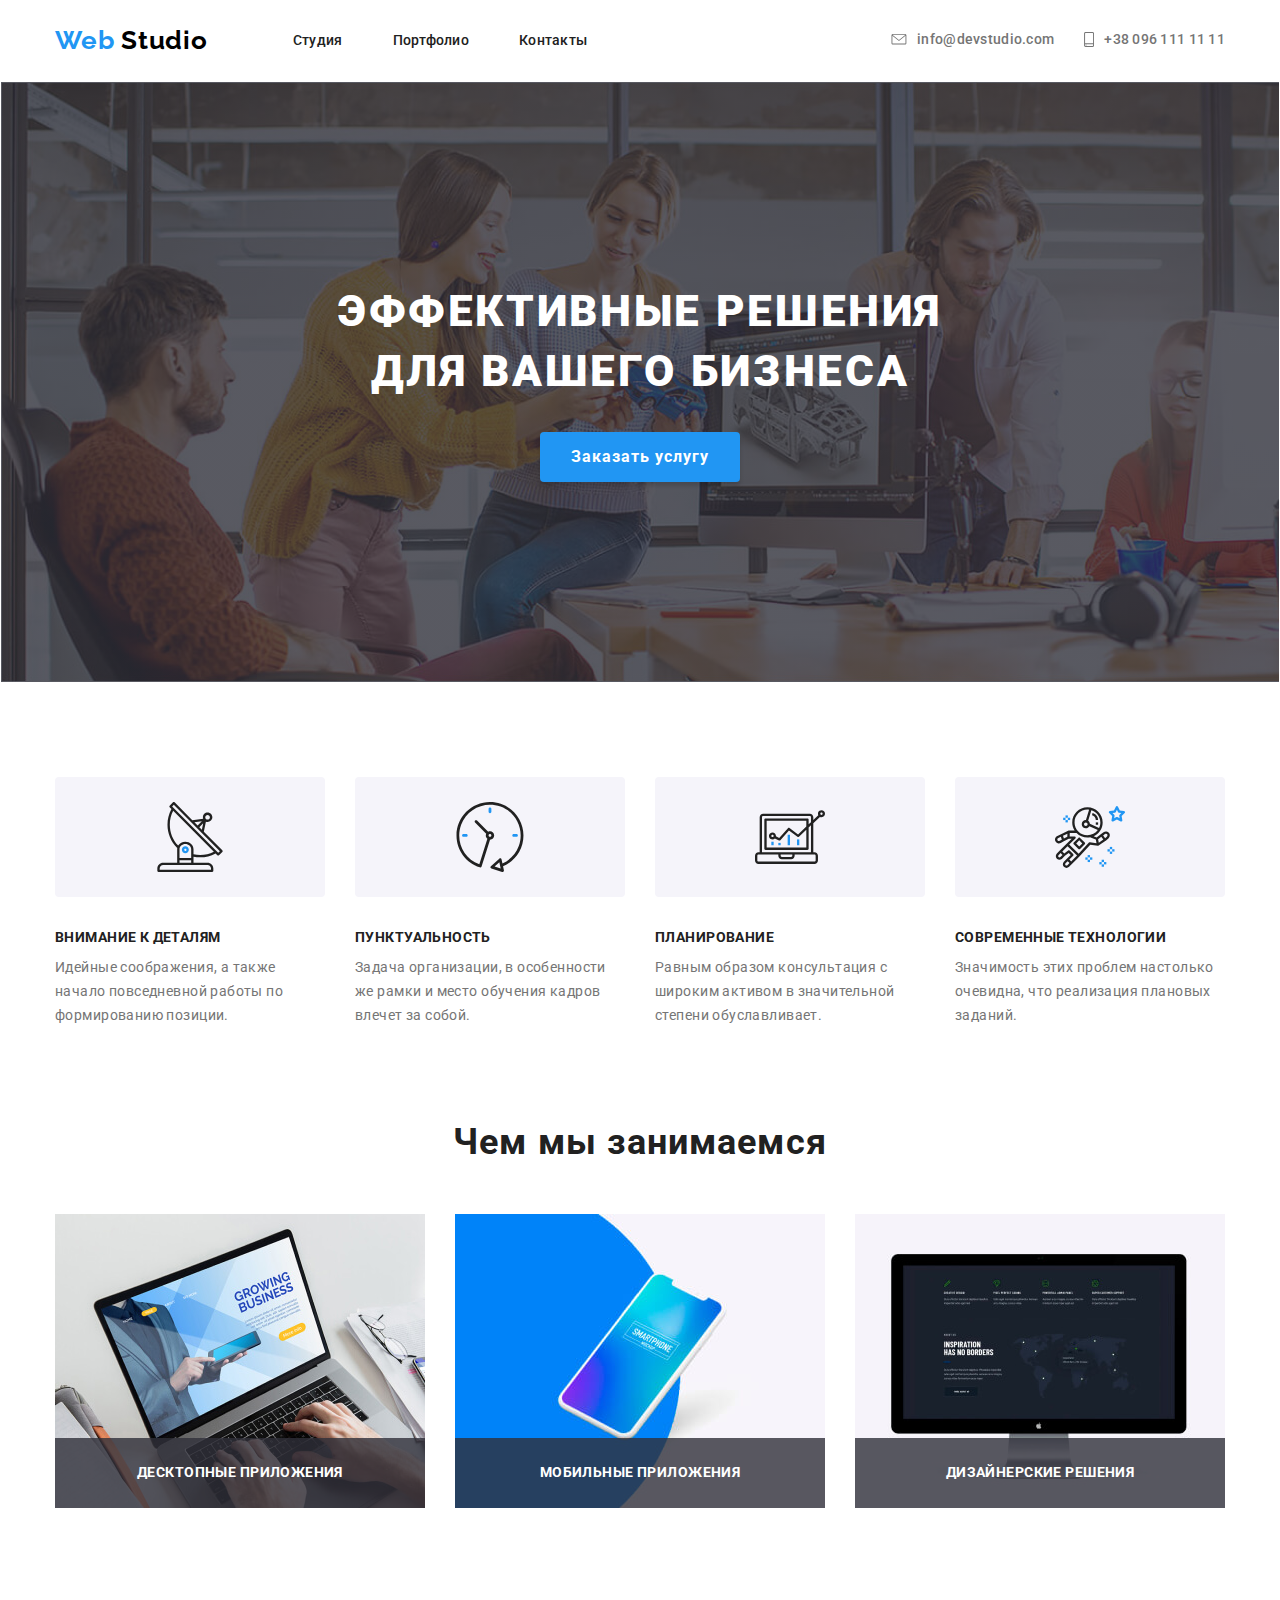
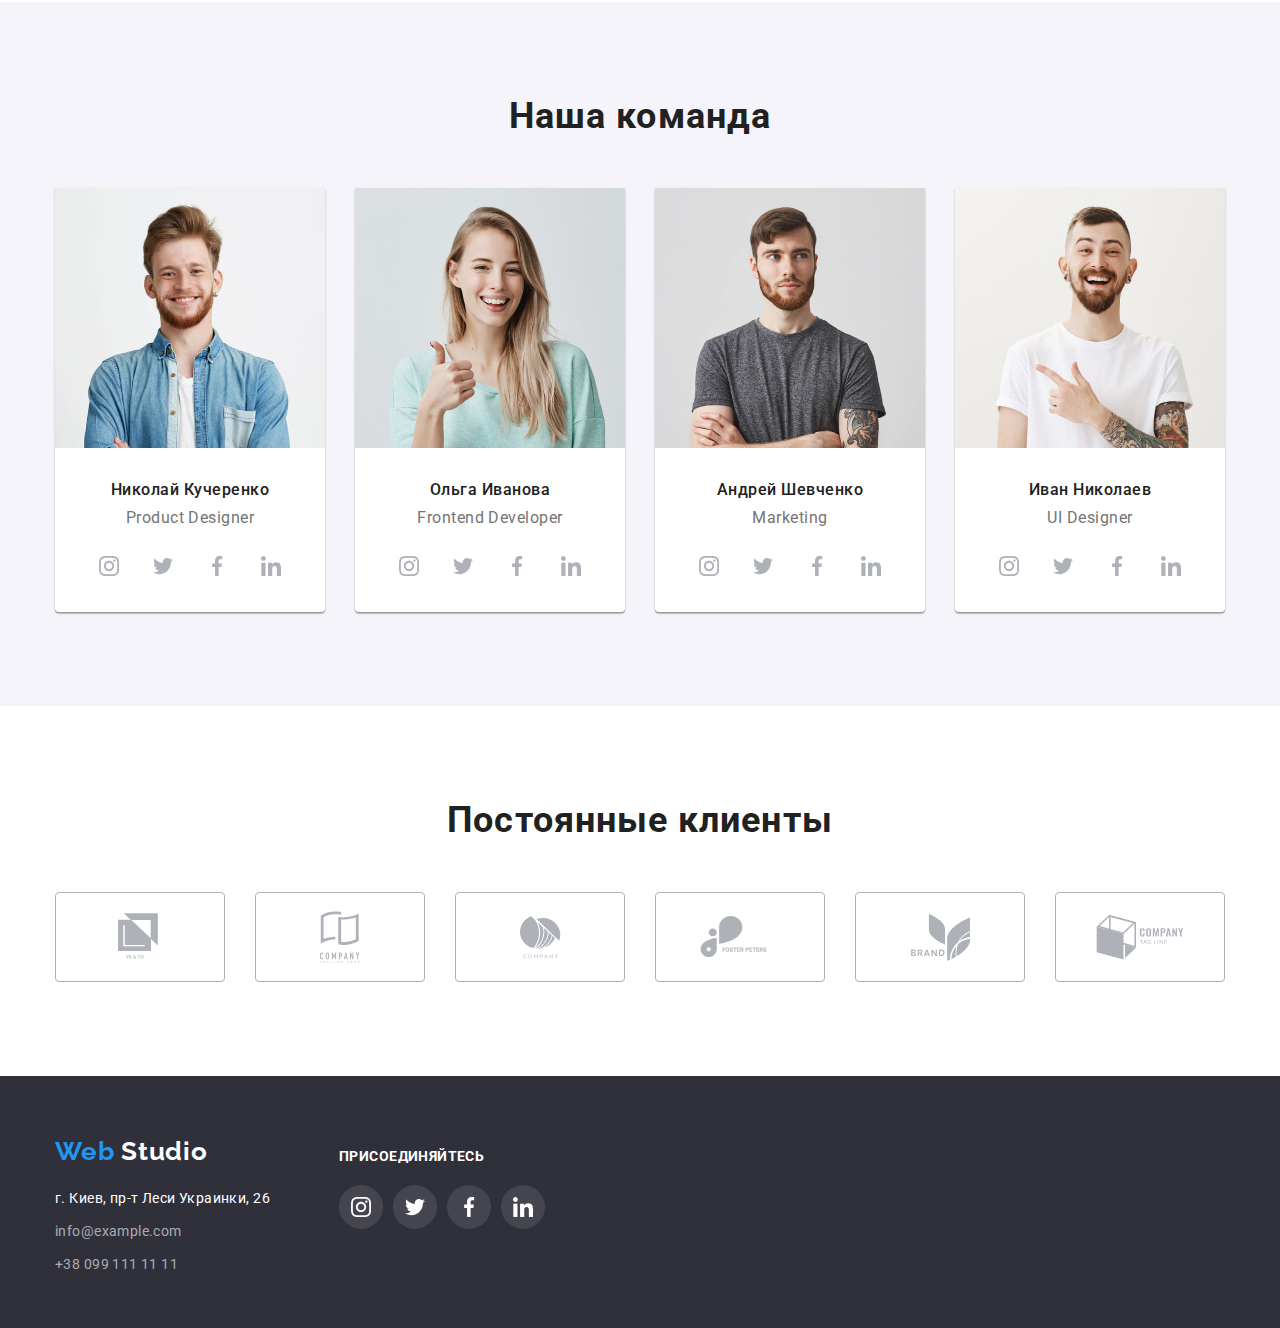
<file: index.html>
<!DOCTYPE html>
<html lang="ru">
  <head>
    <meta charset="UTF-8" />
    <meta name="viewport" content="width=device-width, initial-scale=1.0" />
    <title>Web Studio</title>
    <link
      href="https://fonts.googleapis.com/css2?family=Raleway:wght@700&family=Roboto:wght@400;500;700;900&display=swap"
      rel="stylesheet"
    />
    <link rel="stylesheet" href="./css/normalize.css" />
    <link rel="stylesheet" href="./css/styles.css" />
  </head>
  <body>
    <header class="header">
      <!-- Навигация сайта -->
      <div class="header-wrapper container">
        <nav class="navigation">
          <a class="logo link-logo" href="index.html">
            <span class="logo-color">Web </span>Studio
          </a>

          <ul class="menu list">
            <li class="menu-list-item list">
              <a class="menu-link link" href="./index.html">Студия</a>
            </li>
            <li class="menu-list-item list">
              <a class="menu-link link" href="./portfolio.html">Портфолио</a>
            </li>
            <li class="menu-list-item list">
              <a class="menu-link link" href="">Контакты</a>
            </li>
          </ul>
        </nav>

        <!--Контакты-->
        <ul class="header-adress">
          <li class="header-adress-list list">
            <a class="header-adress-link link" href="mailto:info@devstudio.com">
              <svg class="header-adress-mail-svg">
                <use href="./images/sprite.svg#icon-mail"></use>
              </svg>
              info@devstudio.com
            </a>
          </li>
          <li class="header-adress-list list">
            <a class="header-adress-link link" href="tel:+380961111111">
              <svg class="header-adress-tel-svg">
                <use href="./images/sprite.svg#icon-smartphone"></use>
              </svg>
              +38 096 111 11 11
            </a>
          </li>
        </ul>
      </div>
    </header>
    <!--Герой-->
    <main class="main">
      <section class="hero-section">
        <div class="hero-wrapper-box">
          <div class="hero-wrapper container">
            <h1 class="hero-title">
              Эффективные решения <br />
              для вашего бизнеса
            </h1>
            <button class="btn-hero">Заказать услугу</button>
          </div>
        </div>
      </section>

      <!--"Преймущества" -->

      <section class="benefits">
        <div class="container">
          <ul class="list-benefits list">
            <li class="list-item-benefits">
              <svg class="list-item-benefits-svg">
                <use href="./images/sprite.svg#icon-antenna"></use>
              </svg>
              <h3 class="title-benefits">Внимание к деталям</h3>
              <p class="description-benefits">
                Идейные соображения, а также начало повседневной работы по
                формированию позиции.
              </p>
            </li>
            <li class="list-item-benefits">
              <svg class="list-item-benefits-svg">
                <use href="./images/sprite.svg#icon-clock"></use>
              </svg>
              <h3 class="title-benefits">Пунктуальность</h3>
              <p class="description-benefits">
                Задача организации, в особенности же рамки и место обучения
                кадров влечет за собой.
              </p>
            </li>
            <li class="list-item-benefits">
              <svg class="list-item-benefits-svg">
                <use href="./images/sprite.svg#icon-diagram"></use>
              </svg>
              <h3 class="title-benefits">Планирование</h3>
              <p class="description-benefits">
                Равным образом консультация с широким активом в значительной
                степени обуславливает.
              </p>
            </li>
            <li class="list-item-benefits">
              <svg class="list-item-benefits-svg">
                <use href="./images/sprite.svg#icon-astronaut"></use>
              </svg>
              <h3 class="title-benefits">Современные технологии</h3>
              <p class="description-benefits">
                Значимость этих проблем настолько очевидна, что реализация
                плановых заданий.
              </p>
            </li>
          </ul>
        </div>
      </section>

      <!--Чем мы занимаемся - about Us-->
      <section class="about-us">
        <div class="container">
          <h2 class="title-abaut-us title">Чем мы занимаемся</h2>
          <ul class="about-us-list list">
            <li class="about-us-list-item">
              <img src="./images/pr/pr-1.jpg" alt="" width="370" />
              <h3 class="subtitle-about-us">Десктопные приложения</h3>
            </li>
            <li class="about-us-list-item">
              <img src="./images/pr/pr-2.jpg" alt="" width="370" />
              <h3 class="subtitle-about-us">Мобильные приложения</h3>
            </li>
            <li class="about-us-list-item">
              <img src="./images/pr/pr-3.jpg" alt="" width="370" />
              <h3 class="subtitle-about-us">Дизайнерские решения</h3>
            </li>
          </ul>
        </div>
      </section>

      <!--Команда-->
      <section class="team">
        <div class="team-wrapper">
          <div class="container">
            <h2 class="title-team title">Наша команда</h2>
            <ul class="team-list list">
              <li class="team-list-item">
                <img
                  class="team-list-item-img"
                  src="./images/img.jpg"
                  alt=""
                  width="270"
                />
                <h3 class="subtitle-team">Николай Кучеренко</h3>
                <p class="text-team" lang="en">Product Designer</p>
                <ul class="social-link-list list">
                  <li class="social-link-list-item">
                    <a class="link" href="https://www.instagram.com/?hl=uk">
                      <svg class="social-link-list-item-svg">
                        <use href="./images/sprite.svg#icon-instagram-ft"></use>
                      </svg>
                    </a>
                  </li>
                  <li class="social-link-list-item">
                    <a class="link" href="https://www.instagram.com/?hl=uk">
                      <svg class="social-link-list-item-svg">
                        <use href="./images/sprite.svg#icon-twitter-ft"></use>
                      </svg>
                    </a>
                  </li>
                  <li class="social-link-list-item">
                    <a class="link" href="https://www.instagram.com/?hl=uk">
                      <svg class="social-link-list-item-svg">
                        <use href="./images/sprite.svg#icon-facebook-ft"></use>
                      </svg>
                    </a>
                  </li>
                  <li class="social-link-list-item">
                    <a class="link" href="https://www.instagram.com/?hl=uk">
                      <svg class="social-link-list-item-svg">
                        <use href="./images/sprite.svg#icon-linkedin-ft"></use>
                      </svg>
                    </a>
                  </li>
                </ul>
              </li>

              <li class="team-list-item">
                <img
                  class="team-list-item-img"
                  src="./images/img-1.jpg"
                  alt=""
                  width="270"
                />
                <h3 class="subtitle-team">Ольга Иванова</h3>
                <p class="text-team" lang="en">Frontend Developer</p>
                <ul class="social-link-list list">
                  <li class="social-link-list-item">
                    <a class="link" href="https://www.instagram.com/?hl=uk">
                      <svg class="social-link-list-item-svg">
                        <use href="./images/sprite.svg#icon-instagram-ft"></use>
                      </svg>
                    </a>
                  </li>
                  <li class="social-link-list-item">
                    <a class="link" href="https://www.instagram.com/?hl=uk">
                      <svg class="social-link-list-item-svg">
                        <use href="./images/sprite.svg#icon-twitter-ft"></use>
                      </svg>
                    </a>
                  </li>
                  <li class="social-link-list-item">
                    <a class="link" href="https://www.instagram.com/?hl=uk">
                      <svg class="social-link-list-item-svg">
                        <use href="./images/sprite.svg#icon-facebook-ft"></use>
                      </svg>
                    </a>
                  </li>
                  <li class="social-link-list-item">
                    <a class="link" href="https://www.instagram.com/?hl=uk">
                      <svg class="social-link-list-item-svg">
                        <use href="./images/sprite.svg#icon-linkedin-ft"></use>
                      </svg>
                    </a>
                  </li>
                </ul>
              </li>

              <li class="team-list-item">
                <img
                  class="team-list-item-img"
                  src="./images/img-2.jpg"
                  alt=""
                  width="270"
                />
                <h3 class="subtitle-team">Андрей Шевченко</h3>
                <p class="text-team" lang="en">Marketing</p>
                <ul class="social-link-list list">
                  <li class="social-link-list-item">
                    <a class="link" href="https://www.instagram.com/?hl=uk">
                      <svg class="social-link-list-item-svg">
                        <use href="./images/sprite.svg#icon-instagram-ft"></use>
                      </svg>
                    </a>
                  </li>
                  <li class="social-link-list-item">
                    <a class="link" href="https://www.instagram.com/?hl=uk">
                      <svg class="social-link-list-item-svg">
                        <use href="./images/sprite.svg#icon-twitter-ft"></use>
                      </svg>
                    </a>
                  </li>
                  <li class="social-link-list-item">
                    <a class="link" href="https://www.instagram.com/?hl=uk">
                      <svg class="social-link-list-item-svg">
                        <use href="./images/sprite.svg#icon-facebook-ft"></use>
                      </svg>
                    </a>
                  </li>
                  <li class="social-link-list-item">
                    <a class="link" href="https://www.instagram.com/?hl=uk">
                      <svg class="social-link-list-item-svg">
                        <use href="./images/sprite.svg#icon-linkedin-ft"></use>
                      </svg>
                    </a>
                  </li>
                </ul>
              </li>

              <li class="team-list-item">
                <img
                  class="team-list-item-img"
                  src="./images/img-3.jpg"
                  alt=""
                  width="270"
                />
                <h3 class="subtitle-team">Иван Николаев</h3>
                <p class="text-team" lang="en">UI Designer</p>
                <ul class="social-link-list list">
                  <li class="social-link-list-item">
                    <a class="link" href="https://www.instagram.com/?hl=uk">
                      <svg class="social-link-list-item-svg">
                        <use href="./images/sprite.svg#icon-instagram-ft"></use>
                      </svg>
                    </a>
                  </li>
                  <li class="social-link-list-item">
                    <a class="link" href="https://www.instagram.com/?hl=uk">
                      <svg class="social-link-list-item-svg">
                        <use href="./images/sprite.svg#icon-twitter-ft"></use>
                      </svg>
                    </a>
                  </li>
                  <li class="social-link-list-item">
                    <a class="link" href="https://www.instagram.com/?hl=uk">
                      <svg class="social-link-list-item-svg">
                        <use href="./images/sprite.svg#icon-facebook-ft"></use>
                      </svg>
                    </a>
                  </li>
                  <li class="social-link-list-item">
                    <a class="link" href="https://www.instagram.com/?hl=uk">
                      <svg class="social-link-list-item-svg">
                        <use href="./images/sprite.svg#icon-linkedin-ft"></use>
                      </svg>
                    </a>
                  </li>
                </ul>
              </li>
            </ul>
          </div>
        </div>
      </section>

      <!--Наши клиенты-->
      <section class="client-section">
        <div class="container">
          <h2 class="client-title title">Постоянные клиенты</h2>
          <ul class="client-list list">
            <li class="client-list-item">
              <a class="link" href="">
                <svg class="client-link-svg svg-1">
                  <use href="./images/sprite.svg#icon-logo-1"></use>
                </svg>
              </a>
            </li>
            <li class="client-list-item">
              <a class="link" href="">
                <svg class="client-link-svg svg-2">
                  <use href="images/sprite.svg#icon-logo-2"></use>
                </svg>
              </a>
            </li>
            <li class="client-list-item">
              <a class="link" href="">
                <svg class="client-link-svg svg-3">
                  <use href="images/sprite.svg#icon-logo-3"></use>
                </svg>
              </a>
            </li>
            <li class="client-list-item">
              <a class="link" href="">
                <svg class="client-link-svg svg-4">
                  <use href="images/sprite.svg#icon-logo-4"></use>
                </svg>
              </a>
            </li>
            <li class="client-list-item">
              <a class="link" href="">
                <svg class="client-link-svg svg-5">
                  <use href="images/sprite.svg#icon-logo-5"></use>
                </svg>
              </a>
            </li>
            <li class="client-list-item">
              <a class="link" href="">
                <svg class="client-link-svg svg-6">
                  <use href="images/sprite.svg#icon-logo-6"></use>
                </svg>
              </a>
            </li>
          </ul>
        </div>
      </section>
    </main>

    <!--Подвал сайта-->
    <footer class="footer">
      <div class="container">
        <div class="footer-addres-join-wrapper">
          <div class="addres-wrapper">
            <a class="logo-footer link-logo" href="index.html">
              <span class="logo-color">Web </span>Studio
            </a>
            <address class="addres-footer-map">
              г. Киев, пр-т Леси Украинки, 26
            </address>
            <ul class="list-addres-footer">
              <li class="list-item-addres-footer list">
                <a
                  class="addres-footer-mail link"
                  href="mailto:info@example.com"
                  >info@example.com</a
                ><br />
              </li>
              <li class="list-item-addres-footer list">
                <a class="addres-footer-tel link" href="tel:+380991111111"
                  >+38 099 111 11 11</a
                >
              </li>
            </ul>
          </div>
          <div class="footer-text-join-in-wrapper">
            <b class="footer-text-join-in">Присоединяйтесь</b>
            <ul class="footer-social-link-list list">
              <li class="footer-social-link-list-item">
                <a
                  class="footer-social-link-link"
                  href="https://www.instagram.com/?hl=uk"
                >
                  <svg class="footer-social-link-svg">
                    <use href="./images/sprite.svg#icon-instagram-ft"></use>
                  </svg>
                </a>
              </li>
              <li class="footer-social-link-list-item">
                <a
                  class="footer-social-link-link"
                  href="https://www.instagram.com/?hl=uk"
                >
                  <svg class="footer-social-link-svg">
                    <use href="./images/sprite.svg#icon-twitter-ft"></use>
                  </svg>
                </a>
              </li>
              <li class="footer-social-link-list-item">
                <a
                  class="footer-social-link-link"
                  href="https://www.instagram.com/?hl=uk"
                >
                  <svg class="footer-social-link-svg">
                    <use href="./images/sprite.svg#icon-facebook-ft"></use>
                  </svg>
                </a>
              </li>
              <li class="footer-social-link-list-item">
                <a
                  class="footer-social-link-link"
                  href="https://www.instagram.com/?hl=uk"
                >
                  <svg class="footer-social-link-svg">
                    <use href="./images/sprite.svg#icon-linkedin-ft"></use>
                  </svg>
                </a>
              </li>
            </ul>
          </div>
        </div>
      </div>
    </footer>
  </body>
</html>
</file>
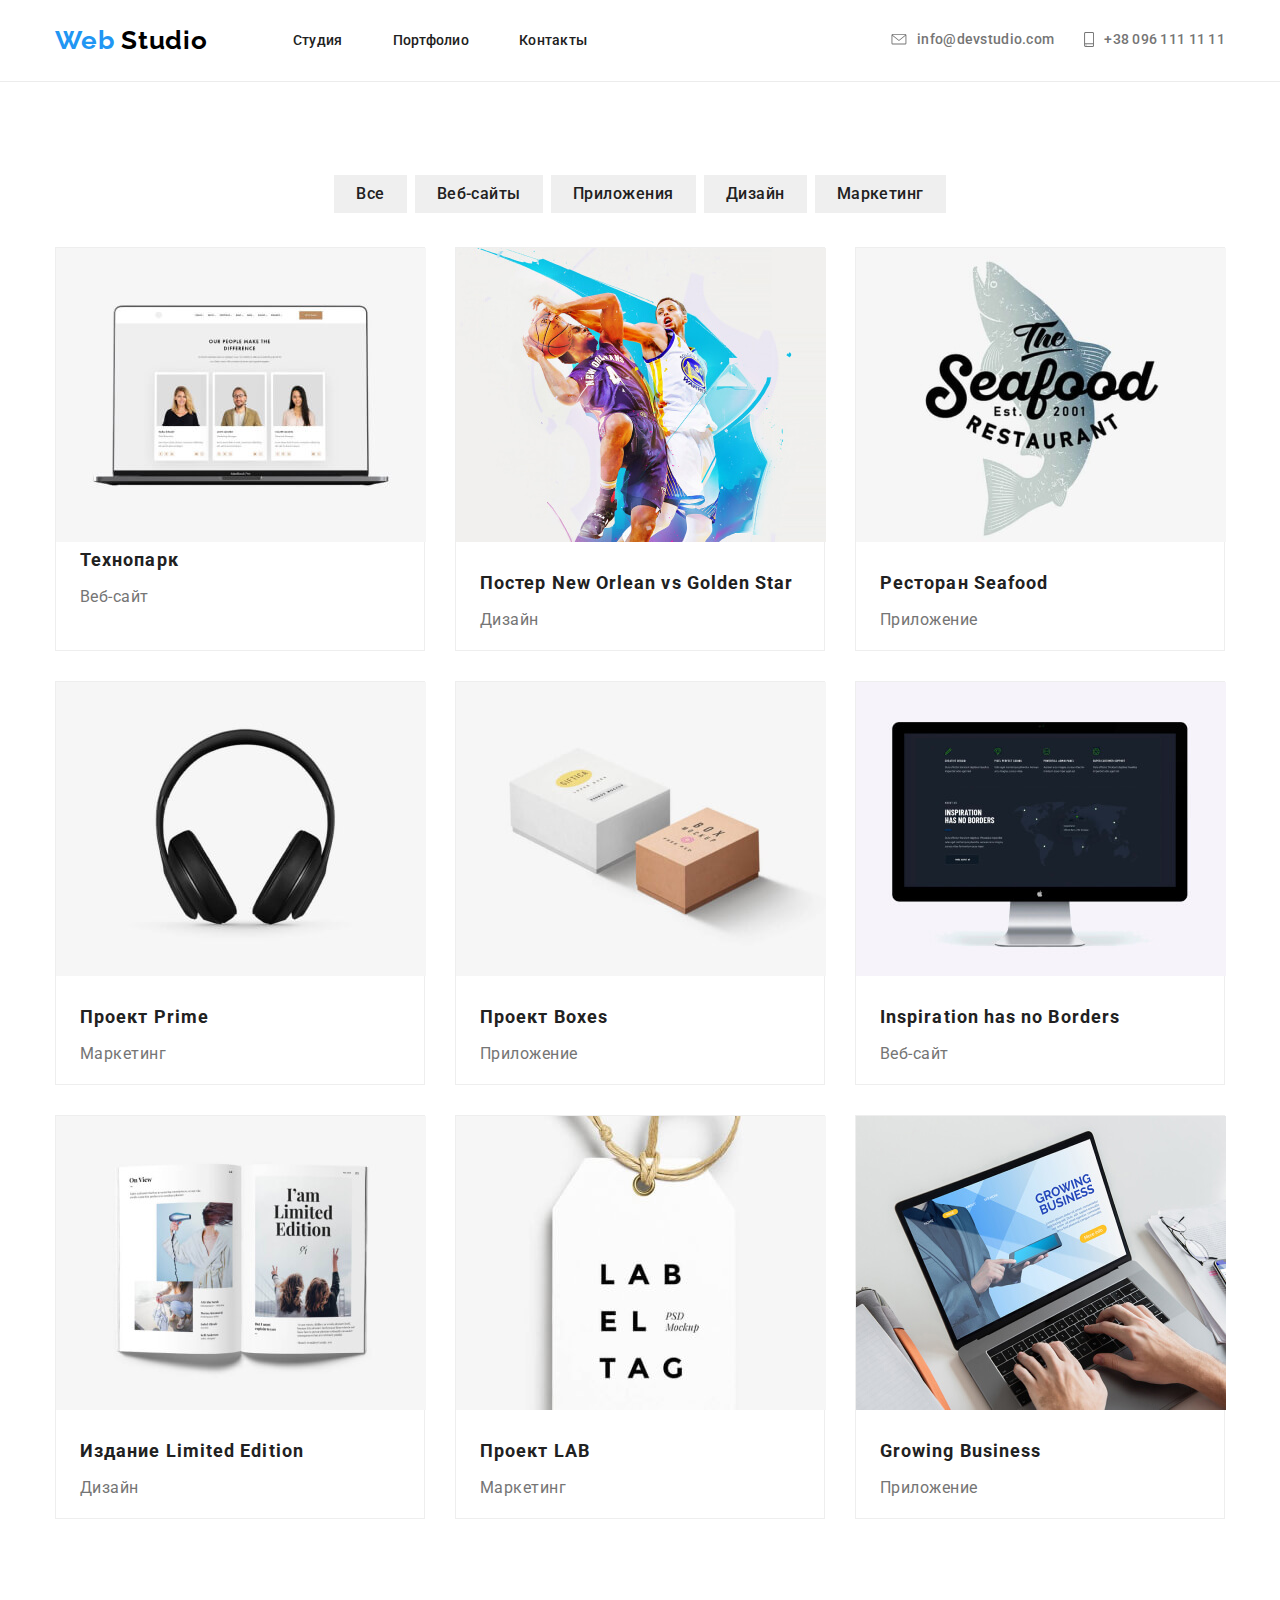
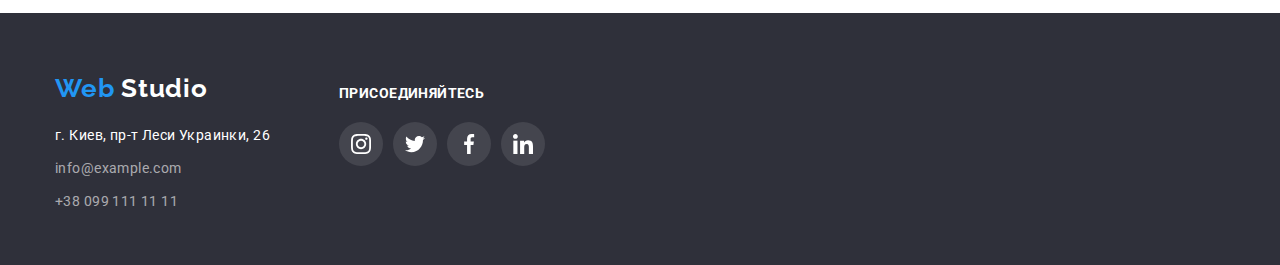
<file: portfolio.html>
<!DOCTYPE html>
<html lang="ru">
  <head>
    <meta charset="UTF-8" />
    <meta name="viewport" content="width=device-width, initial-scale=1.0" />
    <title>Web Studio</title>
    <link
      href="https://fonts.googleapis.com/css2?family=Raleway:wght@700&family=Roboto:wght@400;500;700;900&display=swap"
      rel="stylesheet"
    />
    <link rel="stylesheet" href="./css/normalize.css" />
    <link rel="stylesheet" href="./css/styles.css" />
  </head>
  <body>
    <header class="header header-portfolio">
      <!-- Навигация сайта -->
      <div class="header-wrapper container">
        <nav class="navigation">
          <a class="logo link-logo" href="index.html">
            <span class="logo-color">Web </span>Studio
          </a>

          <ul class="menu list">
            <li class="menu-list-item list">
              <a class="menu-link link" href="./index.html">Студия</a>
            </li>
            <li class="menu-list-item list">
              <a class="menu-link link" href="./portfolio.html">Портфолио</a>
            </li>
            <li class="menu-list-item list">
              <a class="menu-link link" href="">Контакты</a>
            </li>
          </ul>
        </nav>

        <!--Контакты-->
        <ul class="header-adress">
          <li class="header-adress-list list">
            <a class="header-adress-link link" href="mailto:info@devstudio.com">
              <svg class="header-adress-mail-svg">
                <use href="./images/sprite.svg#icon-mail"></use>
              </svg>
              info@devstudio.com
            </a>
          </li>
          <li class="header-adress-list list">
            <a class="header-adress-link link" href="tel:+380961111111">
              <svg class="header-adress-tel-svg">
                <use href="./images/sprite.svg#icon-smartphone"></use>
              </svg>
              +38 096 111 11 11
            </a>
          </li>
        </ul>
      </div>
    </header>

    <!--фильтр-->
    <section class="btn-section">
      <div class="container btn-wrapper">
        <h1 hidden>Портфолио</h1>
        <ul class="btn-list list">
          <li class="btn-list-item">
            <button class="button">Все</button>
          </li>
          <li class="btn-list-item">
            <button class="button">Веб-сайты</button>
          </li>
          <li class="btn-list-item">
            <button class="button">Приложения</button>
          </li>
          <li class="btn-list-item">
            <button class="button">Дизайн</button>
          </li>
          <li class="btn-list-item">
            <button class="button">Маркетинг</button>
          </li>
        </ul>
      </div>
    </section>
    <section class="section-portfolio">
      <div class="container">
        <ul class="list-portfolio list">
          <li class="list-item-portfolio">
            <a class="link-portfolio" href="">
              <div class="wrapper-opacity">
                <img src="./images/portfolio/pipl.jpg" alt="" width="370" />
                <p class="desc-portfolio">
                  Технокряк это современная площадка распространения
                  коронавируса. Компании используют эту платформу для цифрового
                  шпионажа и атак на защищённые сервера конкурентов.
                </p>
              </div>
              <h2 class="title-portfolio">Технопарк</h2>
              <p class="text-portfolio">Веб-сайт</p>
            </a>
          </li>
          <li class="list-item-portfolio">
            <a class="link-portfolio" href="">
              <img src="./images/portfolio/bask.jpg" alt="" width="370" />
              <h2 class="title-portfolio">Постер New Orlean vs Golden Star</h2>
              <p class="text-portfolio">Дизайн</p>
              <p class="desc-portfolio" hidden>
                Технокряк это современная площадка распространения коронавируса.
                Компании используют эту платформу для цифрового шпионажа и атак
                на защищённые сервера конкурентов.
              </p>
            </a>
          </li>
          <li class="list-item-portfolio">
            <a class="link-portfolio" href="">
              <img src="./images/portfolio/restaurant.jpg" alt="" width="370" />
              <h2 class="title-portfolio">Ресторан Seafood</h2>
              <p class="text-portfolio">Приложение</p>
              <p class="desc-portfolio" hidden>
                Технокряк это современная площадка распространения коронавируса.
                Компании используют эту платформу для цифрового шпионажа и атак
                на защищённые сервера конкурентов.
              </p>
            </a>
          </li>
          <li class="list-item-portfolio">
            <a class="link-portfolio" href="">
              <img src="./images/portfolio/prime.jpg" alt="" width="370" />
              <h2 class="title-portfolio">Проект Prime</h2>
              <p class="text-portfolio">Маркетинг</p>
              <p class="desc-portfolio" hidden>
                hiddenТехнокряк это современная площадка распространения
                коронавируса. Компании используют эту платформу для цифрового
                шпионажа и атак на защищённые сервера конкурентов.
              </p>
            </a>
          </li>
          <li class="list-item-portfolio">
            <a class="link-portfolio" href="">
              <img src="./images/portfolio/boxes.jpg" alt="" width="370" />
              <h2 class="title-portfolio">Проект Boxes</h2>
              <p class="text-portfolio">Приложение</p>
              <p class="desc-portfolio" hidden>
                Технокряк это современная площадка распространения коронавируса.
                Компании используют эту платформу для цифрового шпионажа и атак
                на защищённые сервера конкурентов.
              </p>
            </a>
          </li>
          <li class="list-item-portfolio">
            <a class="link-portfolio" href="">
              <img src="./images/portfolio/borders.jpg" alt="" width="370" />
              <h2 class="title-portfolio">Inspiration has no Borders</h2>
              <p class="text-portfolio">Веб-сайт</p>
              <p class="desc-portfolio" hidden>
                Технокряк это современная площадка распространения коронавируса.
                Компании используют эту платформу для цифрового шпионажа и атак
                на защищённые сервера конкурентов.
              </p>
            </a>
          </li>
          <li class="list-item-portfolio">
            <a class="link-portfolio" href="">
              <img src="./images/portfolio/limited.jpg" alt="" width="370" />
              <h2 class="title-portfolio">Издание Limited Edition</h2>
              <p class="text-portfolio">Дизайн</p>
              <p class="desc-portfolio" hidden>
                Технокряк это современная площадка распространения коронавируса.
                Компании используют эту платформу для цифрового шпионажа и атак
                на защищённые сервера конкурентов.
              </p>
            </a>
          </li>
          <li class="list-item-portfolio">
            <a class="link-portfolio" href="">
              <img src="./images/portfolio/lab.jpg" alt="" width="370" />
              <h2 class="title-portfolio">Проект LAB</h2>
              <p class="text-portfolio">Маркетинг</p>
              <p class="desc-portfolio" hidden>
                Технокряк это современная площадка распространения коронавируса.
                Компании используют эту платформу для цифрового шпионажа и атак
                на защищённые сервера конкурентов.
              </p>
            </a>
          </li>
          <li class="list-item-portfolio">
            <a class="link-portfolio" href="">
              <img src="./images/portfolio/grow.jpg" alt="" width="370" />
              <h2 class="title-portfolio">Growing Business</h2>
              <p class="text-portfolio">Приложение</p>
              <p class="desc-portfolio" hidden>
                Технокряк это современная площадка распространения коронавируса.
                Компании используют эту платформу для цифрового шпионажа и атак
                на защищённые сервера конкурентов.
              </p>
            </a>
          </li>
        </ul>
      </div>
    </section>

    <!--Подвал сайта-->
    <footer class="footer">
      <div class="container">
        <div class="footer-addres-join-wrapper">
          <div class="addres-wrapper">
            <a class="logo-footer link-logo" href="index.html">
              <span class="logo-color">Web </span>Studio
            </a>
            <address class="addres-footer-map">
              г. Киев, пр-т Леси Украинки, 26
            </address>
            <ul class="list-addres-footer">
              <li class="list-item-addres-footer list">
                <a
                  class="addres-footer-mail link"
                  href="mailto:info@example.com"
                  >info@example.com</a
                ><br />
              </li>
              <li class="list-item-addres-footer list">
                <a class="addres-footer-tel link" href="tel:+380991111111"
                  >+38 099 111 11 11</a
                >
              </li>
            </ul>
          </div>
          <div class="footer-text-join-in-wrapper">
            <b class="footer-text-join-in">Присоединяйтесь</b>
            <ul class="footer-social-link-list list">
              <li class="footer-social-link-list-item">
                <a
                  class="footer-social-link-link"
                  href="https://www.instagram.com/?hl=uk"
                >
                  <svg class="footer-social-link-svg">
                    <use href="./images/sprite.svg#icon-instagram-ft"></use>
                  </svg>
                </a>
              </li>
              <li class="footer-social-link-list-item">
                <a
                  class="footer-social-link-link"
                  href="https://www.instagram.com/?hl=uk"
                >
                  <svg class="footer-social-link-svg">
                    <use href="./images/sprite.svg#icon-twitter-ft"></use>
                  </svg>
                </a>
              </li>
              <li class="footer-social-link-list-item">
                <a
                  class="footer-social-link-link"
                  href="https://www.instagram.com/?hl=uk"
                >
                  <svg class="footer-social-link-svg">
                    <use href="./images/sprite.svg#icon-facebook-ft"></use>
                  </svg>
                </a>
              </li>
              <li class="footer-social-link-list-item">
                <a
                  class="footer-social-link-link"
                  href="https://www.instagram.com/?hl=uk"
                >
                  <svg class="footer-social-link-svg">
                    <use href="./images/sprite.svg#icon-linkedin-ft"></use>
                  </svg>
                </a>
              </li>
            </ul>
          </div>
        </div>
      </div>
    </footer>
  </body>
</html>
</file>
<file: css/styles.css>
:root {
  --main-font: "Roboto", sans-serif;
  --secondary-font: "Raleway", sans-serif;
  --title-dark-words-color: #212121;
  --title-light-words-color: #ffffff;
  --title-gray-words-color: #757575;
  --accent-color: #2196f3;
}

body {
  background-color: var(--title-light-words-color);
  font-family: var(--main-font);
  font-size: 14px;
  color: var(--title-dark-words-color);
}

.header-wrapper .link,
.link-logo {
  text-decoration: none;
  padding-top: 24px;
  padding-bottom: 25px;
}

.link {
  text-decoration: none;
}

.list {
  list-style: none;
}

.container {
  width: 1170px;
  padding-left: 15px;
  padding-right: 15px;
  margin-left: auto;
  margin-right: auto;
}

ul,
h1,
h2,
h3 {
  padding: 0px;
  margin: 0px;
}

/*Логотип*/

.navigation {
  display: flex;
  align-items: center;
}

.navigation .logo {
  margin-right: 85px;
}

.logo {
  font-family: var(--secondary-font);
  font-style: normal;
  font-weight: 700;
  font-size: 26px;
  line-height: 1.19;
  letter-spacing: 0.03em;
  color: #000000;
}

.logo-color {
  color: var(--accent-color);
}

/* Меню*/
.menu {
  display: flex;
}

.menu-list-item:not(:last-child) {
  margin-right: 50px;
}

.menu-link {
  font-weight: 500;
  line-height: 1.14;
  letter-spacing: 0.02em;
  color: var(--title-dark-words-color);
}

.link:hover,
.link:focus {
  color: var(--accent-color);
}

/*Контакты*/

.header-wrapper {
  display: flex;
  justify-content: space-between;
  height: 81px;
}
.header-adress {
  display: flex;
  align-items: center;
}

.header-adress-mail-svg {
  width: 16px;
  height: 11.2px;
  fill: var(--title-gray-words-color);
  margin-right: 10px;
}

.header-adress-link:hover .header-adress-mail-svg {
  fill: var(--accent-color);
}

.header-adress-tel-svg {
  width: 10px;
  height: 15px;
  fill: var(--title-gray-words-color);
  margin-right: 10px;
}

.header-adress-link:hover .header-adress-tel-svg {
  fill: var(--accent-color);
}

.header-adress-list:not(:last-child) {
  margin-right: 30px;
}

.header-adress-link {
  display: flex;
  justify-content: center;
  align-items: center;
  font-weight: 500;
  line-height: 1.14;
  letter-spacing: 0.02em;
  color: var(--title-gray-words-color);
}

/*Герой*/
/*временное свойство для лучшего восприятия белого текста*/
.hero-wrapper-box {
  max-width: 1600px;
  background-image: linear-gradient(
      rgba(47, 48, 58, 0.8),
      rgba(47, 48, 58, 0.8)
    ),
    url(../images/header-copi-smol.jpg);
  margin-left: auto;
  margin-right: auto;
  background-origin: padding-box;
  border: 1px solid #ffffff;
  background-repeat: no-repeat;
}

.hero-wrapper {
  padding-top: 200px;
  padding-bottom: 200px;
}

.hero-title {
  width: 696px;
  height: 120px;
  margin-left: auto;
  margin-right: auto;
  margin-bottom: 30px;

  font-weight: 900;
  font-size: 44px;
  line-height: 1.36;
  text-align: center;
  letter-spacing: 0.06em;
  text-transform: uppercase;
  color: var(--title-light-words-color);
  /* Цвет текста должен быть белый но пока оставлю по умолчанию*/
}

.btn-hero {
  display: block;
  width: 200px;
  height: 50px;
  margin-left: auto;
  margin-right: auto;

  box-shadow: 0px 4px 4px rgba(0, 0, 0, 0.15);
  border-radius: 4px;
  border: none;

  font-weight: 700;
  font-size: 16px;
  line-height: 1.87;
  letter-spacing: 0.06em;
  color: var(--title-light-words-color);
  background-color: var(--accent-color);
}

/*Преймущества*/

.benefits .list-benefits {
  display: flex;
  padding-top: 94px;
  padding-bottom: 94px;
}

.list-item-benefits {
  width: 270px;
  height: 251px;
}
.list-item-benefits:not(:last-child) {
  margin-right: 30px;
}

.list-item-benefits-svg {
  width: 70px;
  height: 70px;
  padding-top: 25px;
  padding-left: 100px;
  padding-bottom: 25px;
  padding-right: 100px;

  background-color: #f5f4fa;
  border-radius: 4px;

  margin-bottom: 30px;
}

.title-benefits {
  font-size: 14px;
  font-weight: 700;
  line-height: 1.14;
  letter-spacing: 0.03em;
  text-transform: uppercase;
  color: var(--title-dark-words-color);

  margin-bottom: 10px;
}

.description-benefits {
  font-weight: 400;
  line-height: 1.71;
  letter-spacing: 0.03em;
  color: var(--title-gray-words-color);

  margin: 0px;
}

/* Чем мы занимаемся - about Us*/
.title-abaut-us {
  margin-bottom: 50px;
}

.about-us-list {
  display: flex;
  padding-bottom: 94px;
  height: 294px;
}

.about-us-list-item:not(:last-child) {
  margin-right: 30px;
}

.about-us-list-item {
  position: relative;
}

.title {
  font-weight: 700;
  font-size: 36px;
  line-height: 1.16;
  text-align: center;
  letter-spacing: 0.03em;
  color: var(--title-dark-words-color);
}

.subtitle-about-us {
  font-weight: 700;
  font-size: inherit;
  line-height: 1.14;
  text-align: center;
  letter-spacing: 0.03em;
  text-transform: uppercase;
  color: var(--title-light-words-color);
  /*background-color сделал для наглядности в дальнейшем уберется*/
  background-color: rgba(47, 48, 58, 0.8);

  position: absolute;
  bottom: 0;
  width: 100%;

  padding-top: 27px;
  padding-bottom: 27px;
}

/* Команда*/
.team-wrapper {
  background-color: #f5f4fa;
  max-width: 1600px;
  margin-left: auto;
  margin-right: auto;
}

.team-list {
  display: flex;
  padding-bottom: 94px;
  width: 1170px;
}

.title-team {
  margin-bottom: 50px;
  padding-top: 94px;
}

.team-list-item:not(:last-child) {
  margin-right: 30px;
}

.team-list-item {
  background-color: #ffffff;
  box-shadow: 0px 2px 1px rgba(0, 0, 0, 0.2), 0px 1px 1px rgba(0, 0, 0, 0.14),
    0px 1px 3px rgba(0, 0, 0, 0.12);
  border-radius: 0px 0px 4px 4px;
}

.team-list-item-img {
  margin-bottom: 30px;
}

.social-link-list {
  display: flex;
  width: 206px;
  height: 44px;
  padding-bottom: 24px;
  margin-left: auto;
  margin-right: auto;
  justify-content: space-between;
}

.social-link-list-item {
  display: flex;
  justify-content: center;
  align-items: center;

  width: 44px;
  height: 44px;
}

.social-link-list-item-svg {
  width: 20px;
  height: 20px;
  fill: #afb1b8;
}

.social-link-list-item .link:hover {
  background-color: var(--accent-color);
  border-radius: 50%;
}

.link:hover .social-link-list-item-svg {
  fill: #ffffff;
}

.social-link-list-item .link {
  display: flex;
  align-items: center;
  justify-content: center;
  width: 44px;
  height: 44px;
}

.subtitle-team {
  margin-bottom: 10px;

  font-weight: 500;
  font-size: 16px;
  line-height: 1.18;
  text-align: center;
  letter-spacing: 0.03em;
  color: var(--title-dark-words-color);
}

.text-team {
  margin-top: 0px;
  margin-bottom: 16px;

  font-weight: 400;
  font-size: 16px;
  line-height: 1.18;
  text-align: center;
  letter-spacing: 0.03em;
  color: var(--title-gray-words-color);
}
/*Клиенты*/
.client-title {
  margin-bottom: 50px;
}

.client-list {
  display: flex;
}

.client-list-item {
  width: 170px;
  height: 90px;
}

.client-list-item:not(:last-child) {
  margin-right: 30px;
}

.client-list-item .link {
  box-sizing: border-box;
  width: 170px;
  height: 90px;
  align-items: center;
  justify-content: center;
  display: flex;

  border: solid 1px #afb1b8;
  border-radius: 4px;
}

.client-link-svg {
  fill: #afb1b8;
}

.client-section {
  padding-top: 94px;
  padding-bottom: 94px;
}

.link:hover {
  fill: var(--accent-color);
}

.link:hover .client-link-svg {
  fill: var(--accent-color);
}

.client-list-item .link:hover {
  border: 1px solid var(--accent-color);
  border-radius: 4px;
}

.svg-1 {
  width: 44px;
  height: 49px;
}

.svg-2 {
  width: 40px;
  height: 52px;
}

.svg-3 {
  width: 41px;
  height: 43px;
}

.svg-4 {
  width: 80px;
  height: 42px;
}

.svg-5 {
  width: 59px;
  height: 47px;
}

.svg-6 {
  width: 88.5px;
  height: 45px;
}
/* Подвал сайта*/

.logo-footer {
  font-family: var(--secondary-font);
  font-style: normal;
  font-weight: 700;
  font-size: 26px;
  line-height: 1.19;
  letter-spacing: 0.03em;
  color: #ffffff;
}

.footer {
  height: 252px;
  background-color: #2f303a;
}

.footer-addres-join-wrapper {
  display: flex;
}

.addres-wrapper {
  margin-top: 60px;
}

.addres-wrapper .logo {
  padding: 0px;
}

.addres-footer-map {
  padding: 0px;
  margin-top: 20px;
}

.list-item-addres-footer {
  margin-top: 9px;
}

.footer-text-join-in-wrapper {
  width: 206px;
  height: 80px;
  margin-top: 72px;
  margin-left: 69px;
}

.addres-footer-map {
  font-style: normal;
  font-weight: 400;
  font-size: 14px;
  line-height: 1.71;
  letter-spacing: 0.03em;
  color: var(--title-light-words-color);
}

.addres-footer-mail,
.addres-footer-tel {
  font-style: normal;
  font-weight: 400;
  font-size: 14px;
  line-height: 1.71;
  letter-spacing: 0.03em;
  color: rgba(255, 255, 255, 0.6);
}

.footer-text-join-in {
  font-weight: 700;
  font-size: 14px;
  line-height: 1.14;
  letter-spacing: 0.03em;
  text-transform: uppercase;
  color: var(--title-light-words-color);
}

.footer-social-link-list {
  display: flex;
  justify-content: space-between;
  margin-top: 20px;
}

.footer-social-link-list-item {
  width: 44px;
  height: 44px;
  background-color: rgb(255, 255, 255, 0.1);
  border-radius: 50%;
}

.footer-social-link-svg {
  fill: var(--title-light-words-color);
  width: 20px;
  height: 20px;
}

.footer-social-link-link {
  display: flex;
  justify-content: center;
  align-items: center;
  width: 44px;
  height: 44px;
  border-radius: 50%;
}

.footer-social-link-link:hover {
  background-color: var(--accent-color);
}

/*Стили для страницы портфоли "Portfolio.html"*/

.header-portfolio {
  border-bottom: 1px solid #ececec;
  max-width: 1600px;
  margin-right: auto;
  margin-left: auto;
}

/*Кнопки*/
.btn-wrapper {
  padding-top: 93px;
}

.btn-list {
  display: flex;
  margin-left: auto;
  margin-right: auto;
  margin-bottom: 34px;
  justify-content: center;
}

.btn-list-item:not(:last-child) {
  margin-right: 8px;
}

.button {
  height: 38px;
  border: none;

  font-weight: 500;
  font-size: 16px;
  line-height: 1.26;
  text-align: center;
  letter-spacing: 0.03em;
  color: var(--title-dark-words-color);

  padding-top: 6px;
  padding-bottom: 6px;
  padding-left: 22px;
  padding-right: 22px;
}

.button:hover,
.button:focus {
  color: var(--title-light-words-color);
  background-color: var(--accent-color);
  box-shadow: 0px 2px 2px rgba(0, 0, 0, 0.12), 0px 1px 2px rgba(0, 0, 0, 0.08),
    0px 3px 1px rgba(0, 0, 0, 0.1);
  border-radius: 4px;
}

/*Портфолио ГАЛЕРЕЯ*/
.list-portfolio {
  display: flex;
  flex-wrap: wrap;
  margin-bottom: 94px;
}

.list-portfolio > li {
  width: calc((100% - 60px) / 3);
  height: 404px;
  margin-right: 30px;
  margin-bottom: 30px;
}

/*  width: 370px;
  height: 404px;
  margin-right: 30px;
  margin-bottom: 30px;
}
*/
.list-portfolio > li:nth-child(3n) {
  margin-right: 0px;
}

.list-portfolio > li:nth-last-child(-n + 3) {
  margin-bottom: 0px;
}

.link-portfolio {
  text-decoration: none;
}

.list-item-portfolio {
  border: #eeeeee solid 1px;
  box-sizing: border-box;
}
.list-item-portfolio:hover {
  box-shadow: 1px 4px 6px rgba(0, 0, 0, 0.16), 0px 4px 4px rgba(0, 0, 0, 0.06),
    0px 1px 1px rgba(0, 0, 0, 0.12);
}

.title-portfolio {
  width: 322px;
  height: 36px;
  margin-bottom: 4px;
  margin-left: 24px;

  text-decoration: none;
  font-weight: 700;
  font-size: 18px;
  line-height: 2;
  letter-spacing: 0.06em;
  color: var(--title-dark-words-color);
}

.link-portfolio > img {
  margin-bottom: 20px;
}

.text-portfolio {
  width: 322px;
  height: 30px;
  margin: 0px;
  margin-left: 24px;

  font-weight: 400;
  font-size: 16px;
  line-height: 1.87;
  letter-spacing: 0.03em;
  color: var(--title-gray-words-color);
}

.desc-portfolio {
  font-weight: 400;
  font-size: 18px;
  line-height: 1.56;
  letter-spacing: 0.03em;
  color: var(--title-light-words-color);
}

.wrapper-opacity {
  position: relative;
}

.desc-portfolio {
  position: absolute;
  top: 0;
  left: 0;
  max-width: 100%;
  max-height: 100%;
  background: rgba(33, 150, 243, 0.9);

  margin: 0;
  padding-left: 24px;
  padding-right: 24px;
  padding-top: 63px;
  padding-bottom: 63px;
  opacity: 0;
}

.wrapper-opacity > img {
  display: block;
}

.link-portfolio:hover .desc-portfolio {
  opacity: 1;
}
</file>
